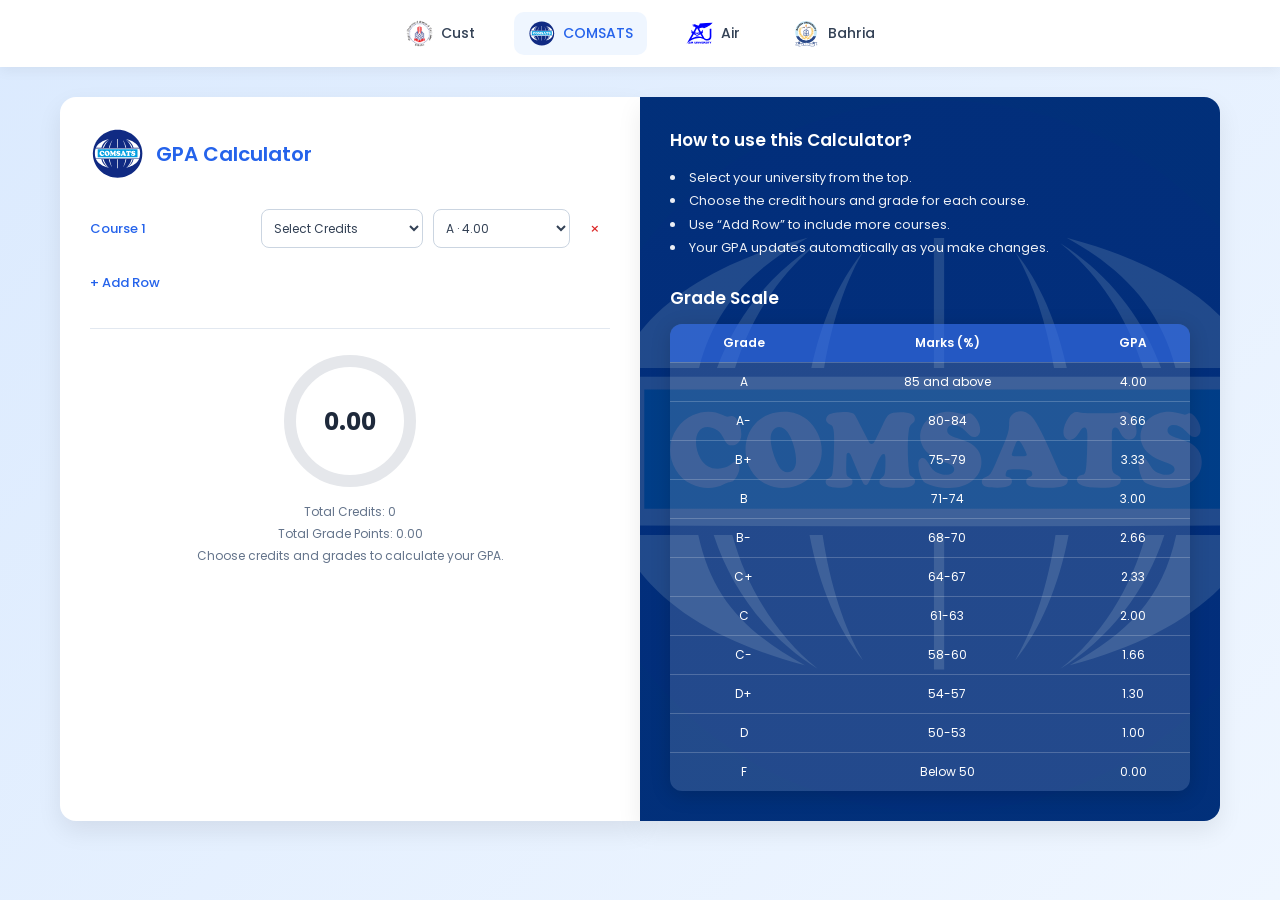
<file: index.html>
<!DOCTYPE html>
<html lang="en">

<head>
  <meta charset="UTF-8">
  <meta name="viewport" content="width=device-width, initial-scale=1">
  <meta name="theme-color" content="#dbeafe">
  <meta name="description"
    content="A simple semester GPA calculator for CUST, COMSATS, Air University and Bahria University.">
  <title>GPA Calculator</title>
  <link rel="stylesheet" href="style.css">
</head>

<body>
  <nav id="navbar" aria-label="Choose university">
    <div class="uni-navbar">
      <button class="nav-item" data-uni="CUST" type="button"><img src="images/cust.png" alt="">
        <span>Cust</span></button>
      <button class="nav-item active" data-uni="COMSATS" type="button" aria-pressed="true"><img src="images/Comsats.svg"
          alt=""> <span>COMSATS</span></button>
      <button class="nav-item" data-uni="Air" type="button"><img src="images/Air.svg" alt=""> <span>Air</span></button>
      <button class="nav-item" data-uni="Bahria" type="button"><img src="images/Bahria.svg" alt="">
        <span>Bahria</span></button>
    </div>
  </nav>

  <main class="container">
    <section class="calculator" aria-label="GPA calculator">
      <div class="title">
        <img id="university-logo" src="images/Comsats.svg" alt="COMSATS logo">
        <span>GPA Calculator</span>
      </div>

      <div id="courses-container">
        <div id="course-rows"></div>
        <button class="add-row" id="add-course" type="button">+ Add Row</button>
      </div>

      <div class="result" aria-live="polite">
        <div class="gpa-wheel">
          <svg class="progress-ring" width="140" height="140" viewBox="0 0 140 140" role="img"
            aria-label="Calculated GPA">
            <defs>
              <linearGradient id="grad" x1="0%" y1="0%" x2="100%" y2="100%">
                <stop offset="0%" stop-color="#3b82f6" />
                <stop offset="100%" stop-color="#1e40af" />
              </linearGradient>
            </defs>
            <circle class="progress-ring-bg" cx="70" cy="70" r="60"></circle>
            <circle class="progress-ring-fill" id="progress-ring-fill" cx="70" cy="70" r="60"></circle>
            <text class="gpa-text" id="gpa-value" x="70" y="72">0.00</text>
          </svg>
        </div>
        <small id="total-credits">Total Credits: 0</small>
        <small id="total-points">Total Grade Points: 0.00</small>
        <small class="empty-hint" id="result-hint">Choose credits and grades to calculate your GPA.</small>
      </div>
    </section>

    <aside class="info">
      <h3>How to use this Calculator?</h3>
      <ul>
        <li>Select your university from the top.</li>
        <li>Choose the credit hours and grade for each course.</li>
        <li>Use “Add Row” to include more courses.</li>
        <li>Your GPA updates automatically as you make changes.</li>
      </ul>

      <h3>Grade Scale</h3>
      <div class="grade-table-wrap">
        <table id="grade-scale-table">
          <thead>
            <tr>
              <th>Grade</th>
              <th>Marks (%)</th>
              <th>GPA</th>
            </tr>
          </thead>
          <tbody></tbody>
        </table>
      </div>
    </aside>
  </main>
  <script src="script.js"></script>

</body>

</html>
</file>
<file: style.css>
@import url('https://fonts.googleapis.com/css2?family=Poppins:wght@400;500;600;700&display=swap');

:root {
    color-scheme: light;
    --blue: #2563eb;
    --blue-dark: #1e40af;
    --ink: #1e293b;
    --muted: #64748b;
    --line: #cbd5e1;
}

* {
    margin: 0;
    padding: 0;
    box-sizing: border-box;
    font-family: "Poppins", sans-serif;
}

body {
    min-height: 100vh;
    background: linear-gradient(135deg, #dbeafe, #eff6ff);
    color: var(--ink);
    padding-bottom: 36px;
}

button,
select {
    font: inherit;
}

#navbar {
    background: #fff;
    box-shadow: 0 4px 12px rgba(0, 0, 0, .05);
    padding: 12px 20px;
    margin-bottom: 30px;
}

.uni-navbar {
    display: flex;
    justify-content: center;
    gap: 25px;
    flex-wrap: nowrap;
    overflow-x: auto;
    scrollbar-width: none;
}

.uni-navbar::-webkit-scrollbar {
    display: none;
}

.nav-item {
    display: flex;
    align-items: center;
    gap: 8px;
    padding: 8px 14px;
    border: 0;
    border-radius: 10px;
    background: transparent;
    cursor: pointer;
    white-space: nowrap;
    font-size: 14px;
    font-weight: 500;
    color: #334155;
    transition: background .2s, color .2s, transform .2s;
}

.nav-item img {
    width: 27px;
    height: 27px;
    object-fit: contain;
}

.nav-item:hover {
    background: #f1f5f9;
    transform: translateY(-1px);
}

.nav-item.active {
    color: var(--blue);
    background: #eff6ff;
}

.container {
    display: flex;
    gap: 0;
    max-width: 1200px;
    width: 100%;
    margin: auto;
    padding: 0 20px 20px;
    align-items: stretch;
}

.calculator,
.info {
    flex: 1;
    min-width: 0;
    padding: 30px;
    box-shadow: 0 10px 25px rgba(0, 0, 0, .08);
}

.calculator {
    background: #fff;
    border-radius: 16px 0 0 16px;
}

.title {
    display: flex;
    align-items: center;
    gap: 12px;
    margin-bottom: 28px;
    color: var(--blue);
    font-size: 20px;
    font-weight: 600;
}

.title img {
    width: 54px;
    height: 54px;
    object-fit: contain;
}

.course-row {
    display: grid;
    grid-template-columns: minmax(72px, 1fr) minmax(115px, 1fr) minmax(85px, .85fr) 30px;
    align-items: center;
    gap: 10px;
    margin-bottom: 11px;
    animation: row-in .22s ease both;
}

@keyframes row-in {
    from {
        opacity: 0;
        transform: translateY(5px);
    }

    to {
        opacity: 1;
        transform: translateY(0);
    }
}

.course-label {
    font-size: 13px;
    font-weight: 500;
    color: var(--blue);
}

.course-row select {
    width: 100%;
    min-width: 0;
    padding: 9px 8px;
    border: 1px solid var(--line);
    border-radius: 8px;
    background: #fff;
    color: #334155;
    font-size: 12px;
    outline: none;
    transition: border-color .2s, box-shadow .2s;
}

.course-row select:focus {
    border-color: #60a5fa;
    box-shadow: 0 0 0 3px rgba(37, 99, 235, .12);
}

.delete-row {
    width: 30px;
    height: 34px;
    display: grid;
    place-items: center;
    border: 0;
    border-radius: 7px;
    background: transparent;
    cursor: pointer;
    font-size: 15px;
    color: #dc2626;
    transition: background .2s, transform .2s;
}

.delete-row:hover {
    background: #fef2f2;
    transform: scale(1.06);
}

.add-row {
    margin: 7px 0 0;
    padding: 7px 0;
    border: 0;
    background: transparent;
    color: var(--blue);
    font-size: 13px;
    font-weight: 500;
    cursor: pointer;
}

.add-row:hover {
    color: var(--blue-dark);
    text-decoration: underline;
}

.result {
    margin-top: 28px;
    padding-top: 22px;
    border-top: 1px solid #e2e8f0;
    text-align: center;
}

.gpa-wheel {
    width: 140px;
    height: 140px;
    margin: 0 auto 12px;
    position: relative;
}

.progress-ring {
    display: block;
    overflow: visible;
}

.progress-ring-bg {
    fill: none;
    stroke: #e5e7eb;
    stroke-width: 12;
}

.progress-ring-fill {
    fill: none;
    stroke: url(#grad);
    stroke-width: 12;
    stroke-linecap: round;
    stroke-dasharray: 377;
    stroke-dashoffset: 377;
    transform: rotate(-90deg);
    transform-origin: 50% 50%;
    transition: stroke-dashoffset .5s ease;
}

.gpa-text {
    font-size: 24px;
    font-weight: 700;
    fill: var(--ink);
    text-anchor: middle;
    dominant-baseline: middle;
}

.result small {
    display: block;
    margin-top: 4px;
    color: var(--muted);
    font-size: 12px;
}

.info {
    border-radius: 0 16px 16px 0;
    background:
        linear-gradient(rgba(0, 47, 122, .87), rgba(0, 47, 122, .87)),
        url("images/Comsats.svg") center / 800px no-repeat,
        #0b3479;
    color: #fff;
    transition: background-image .25s ease;
}

.info h3 {
    margin-bottom: 13px;
    font-size: 17px;
    font-weight: 600;
}

.info ul {
    list-style: disc inside;
    margin-bottom: 25px;
    line-height: 1.8;
    font-size: 13px;
    color: rgba(255, 255, 255, .92);
}

.grade-table-wrap {
    overflow-x: auto;
    border-radius: 12px;
    box-shadow: 0 4px 20px rgba(0, 0, 0, .16);
}

table {
    width: 100%;
    border-collapse: collapse;
    background: rgba(255, 255, 255, .13);
}

th,
td {
    padding: 10px 9px;
    text-align: center;
    border-bottom: 1px solid rgba(255, 255, 255, .2);
    color: #fff;
    font-size: 12px;
}

th {
    background: rgba(37, 99, 235, .58);
    font-weight: 600;
}

tbody tr:last-child td {
    border-bottom: 0;
}

tbody tr {
    transition: background .15s;
}

tbody tr:hover {
    background: rgba(255, 255, 255, .08);
}

.empty-hint {
    margin-top: 8px;
    color: var(--muted);
    font-size: 11px;
    text-align: center;
}

@media (max-width: 820px) {
    .container {
        flex-direction: column;
        max-width: 680px;
    }

    .calculator {
        border-radius: 16px 16px 0 0;
    }

    .info {
        border-radius: 0 0 16px 16px;
    }
}

@media (max-width: 480px) {
    #navbar {
        margin-bottom: 18px;
        padding: 10px 8px;
    }

    .uni-navbar {
        justify-content: flex-start;
        gap: 6px;
    }

    .nav-item {
        padding: 8px 10px;
        font-size: 12px;
    }

    .nav-item img {
        width: 23px;
        height: 23px;
    }

    .container {
        padding: 0 12px 20px;
    }

    .calculator,
    .info {
        padding: 22px 17px;
    }

    .course-row {
        grid-template-columns: 68px minmax(90px, 1fr) minmax(75px, .85fr) 28px;
        gap: 6px;
    }

    .course-row select {
        padding: 9px 5px;
        font-size: 11px;
    }

    .course-label {
        font-size: 11px;
    }

    .delete-row {
        width: 27px;
    }
}

@media (prefers-reduced-motion: reduce) {

    *,
    *::before,
    *::after {
        scroll-behavior: auto !important;
        animation-duration: .01ms !important;
        transition-duration: .01ms !important;
    }
}
</file>
